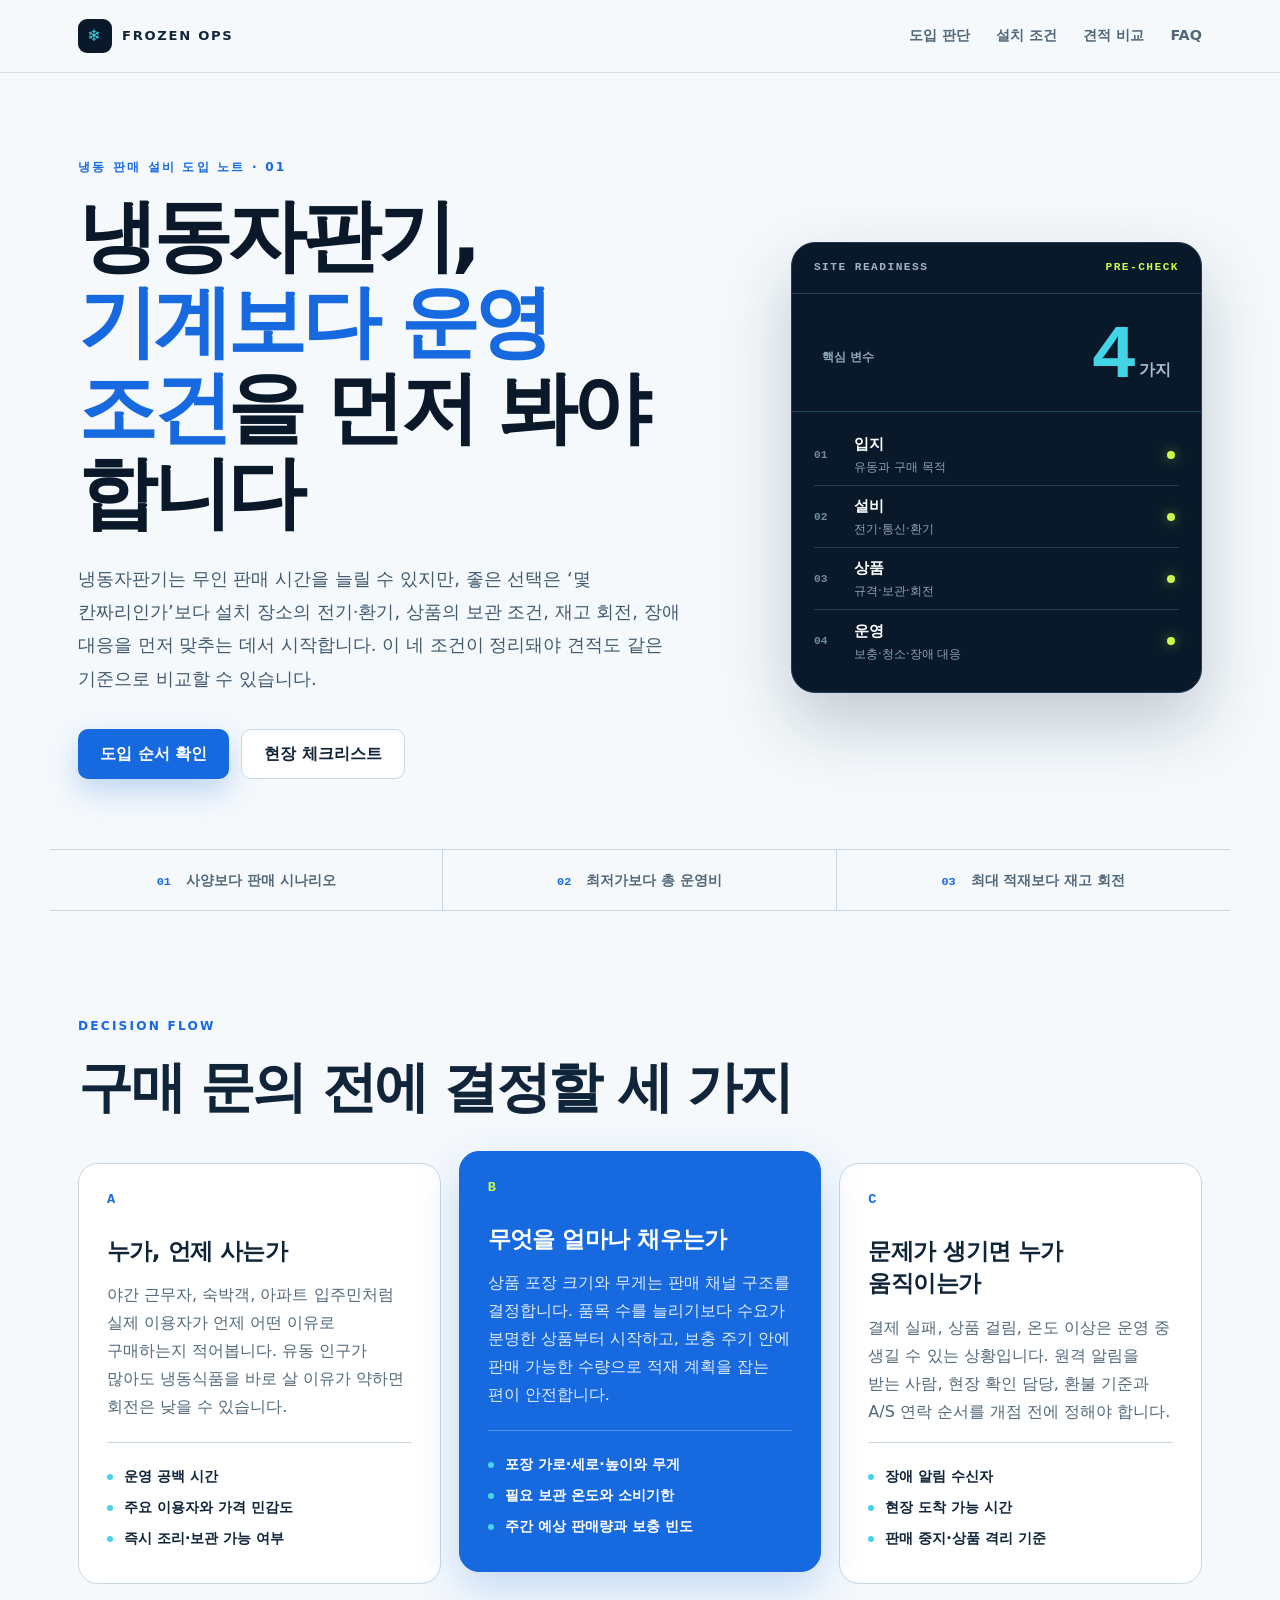
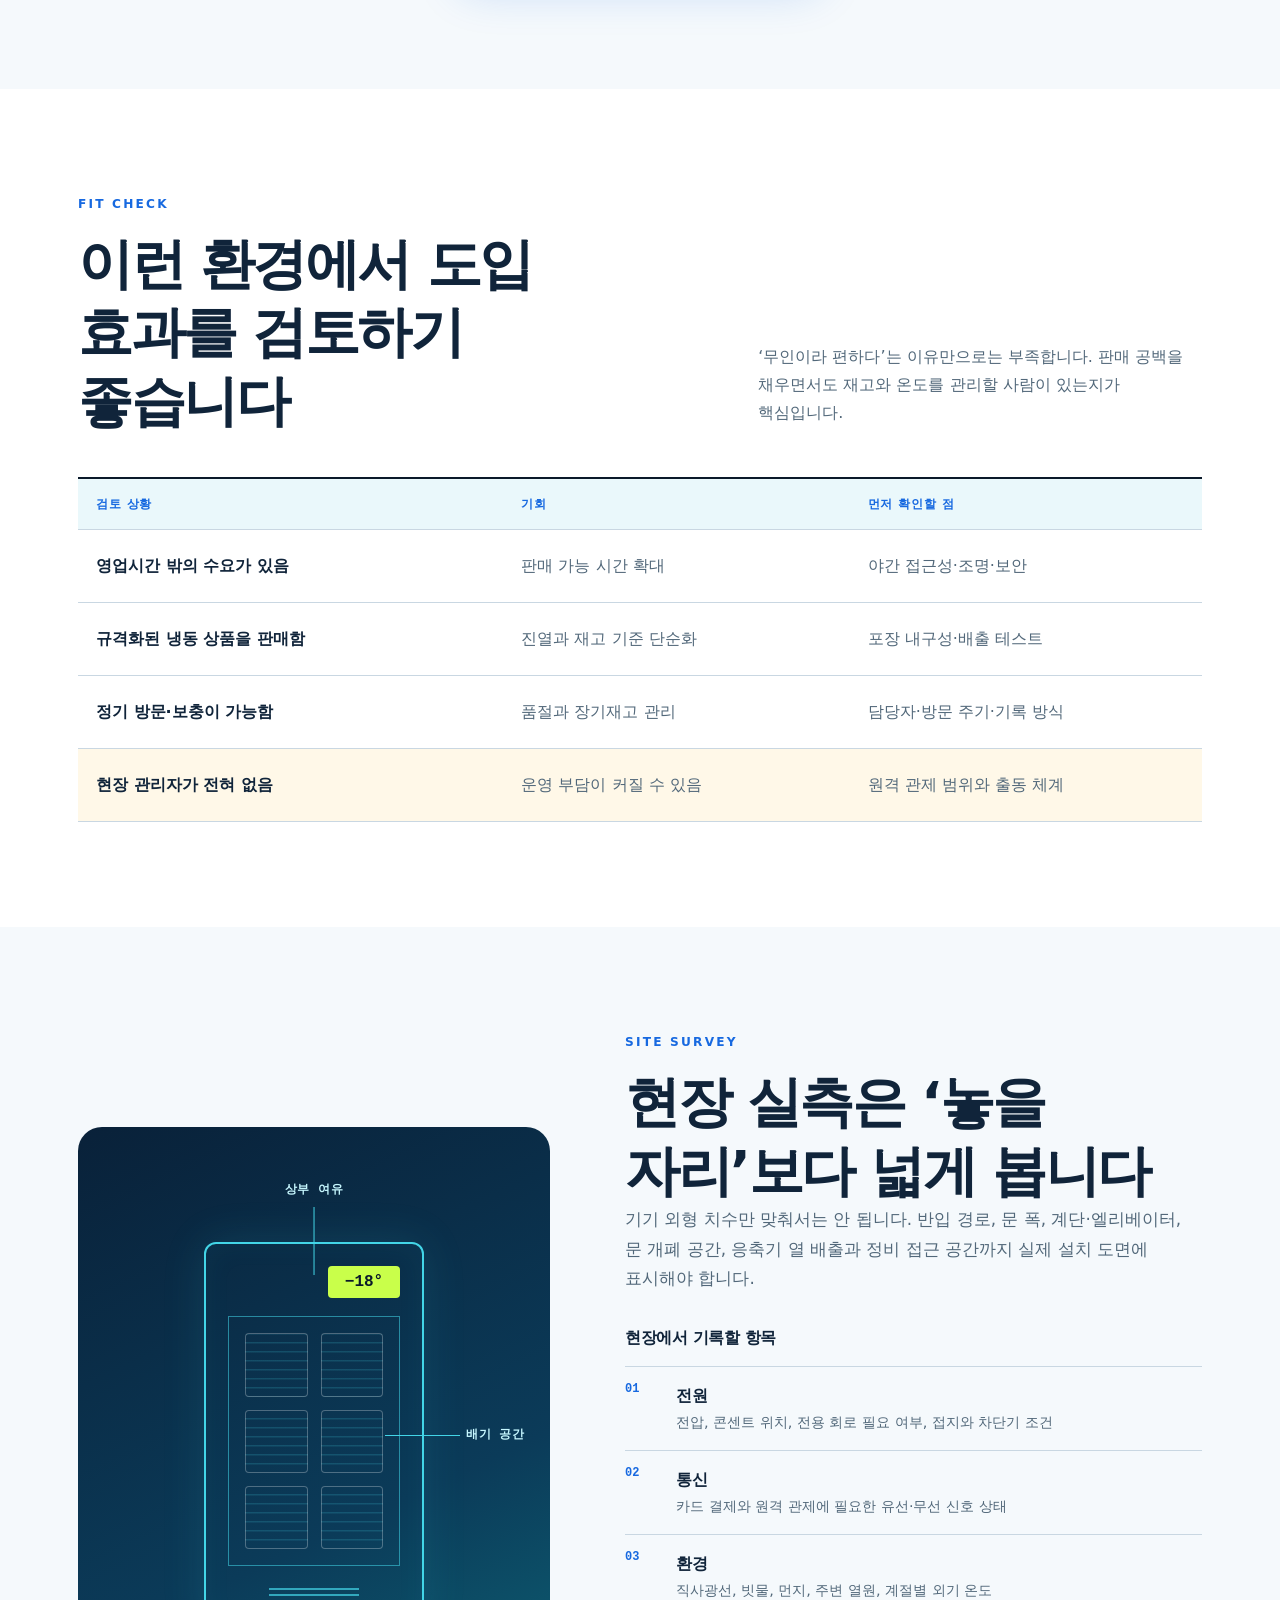
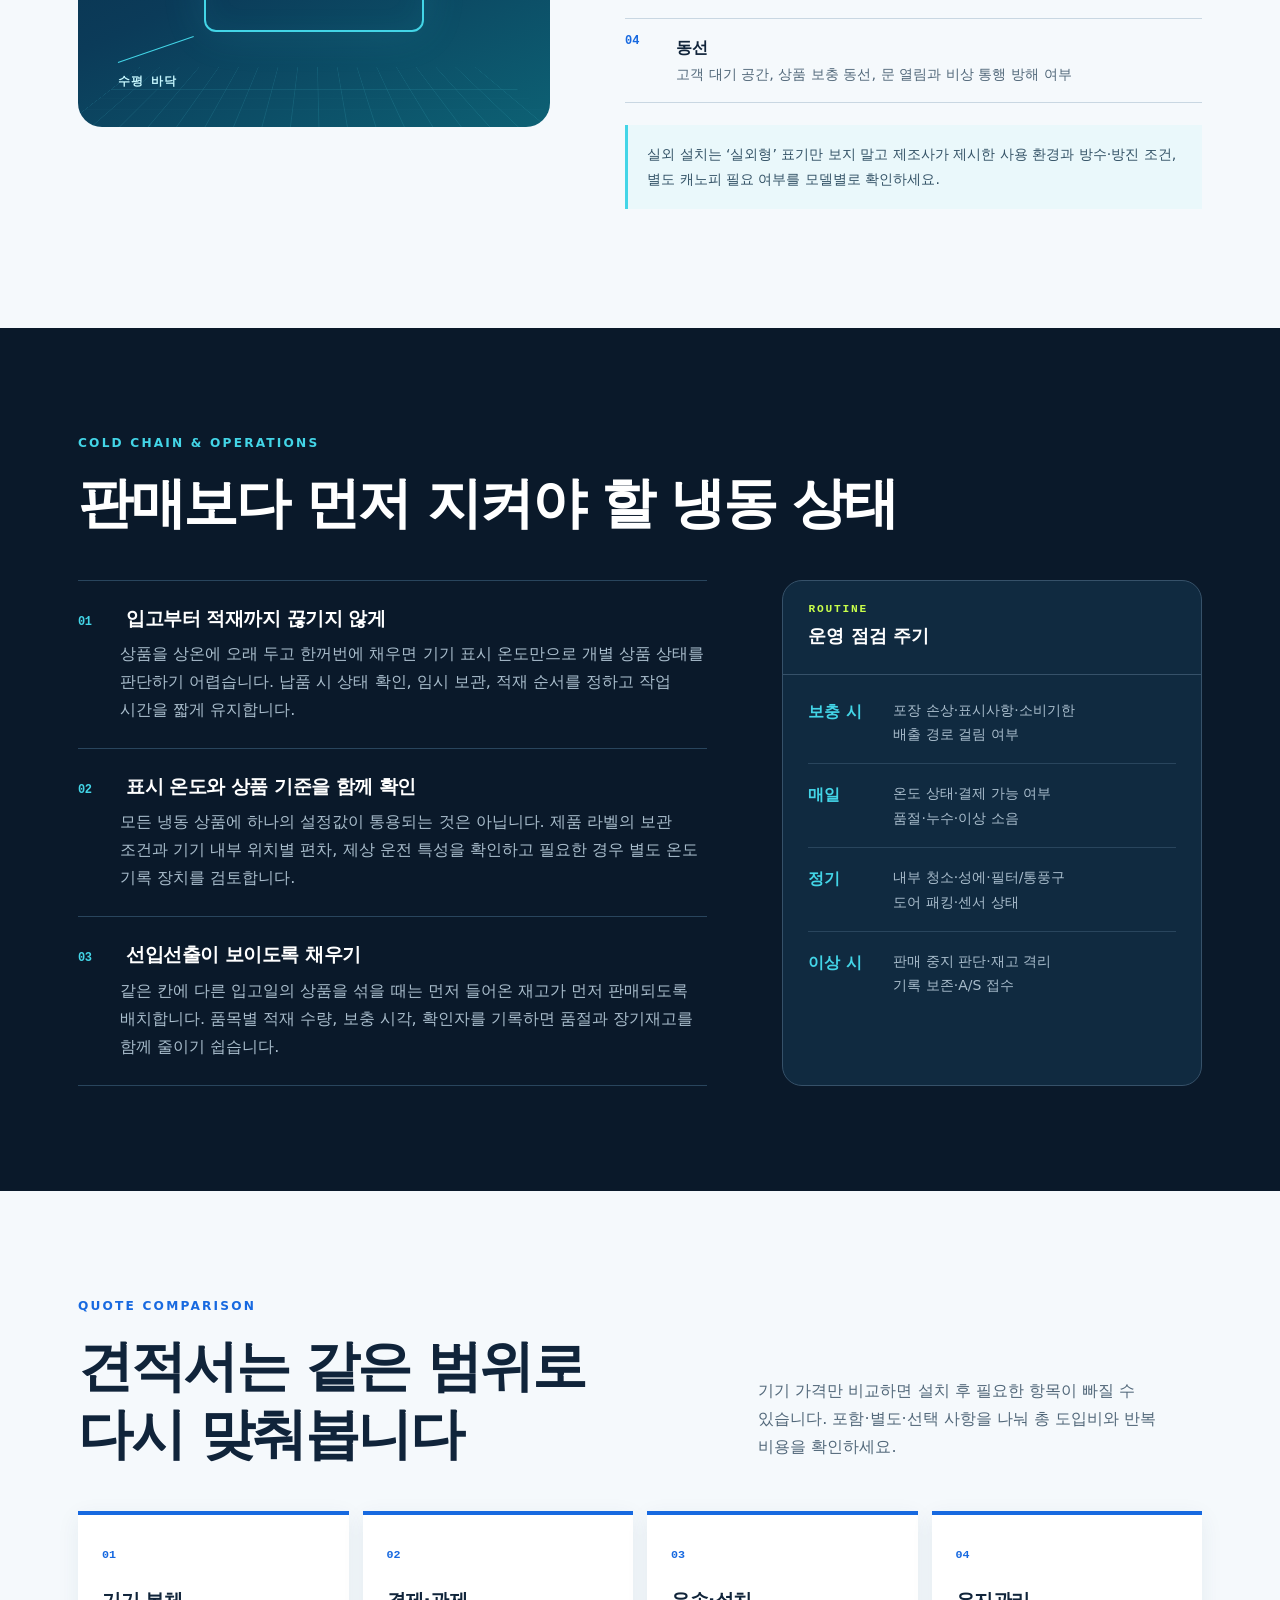
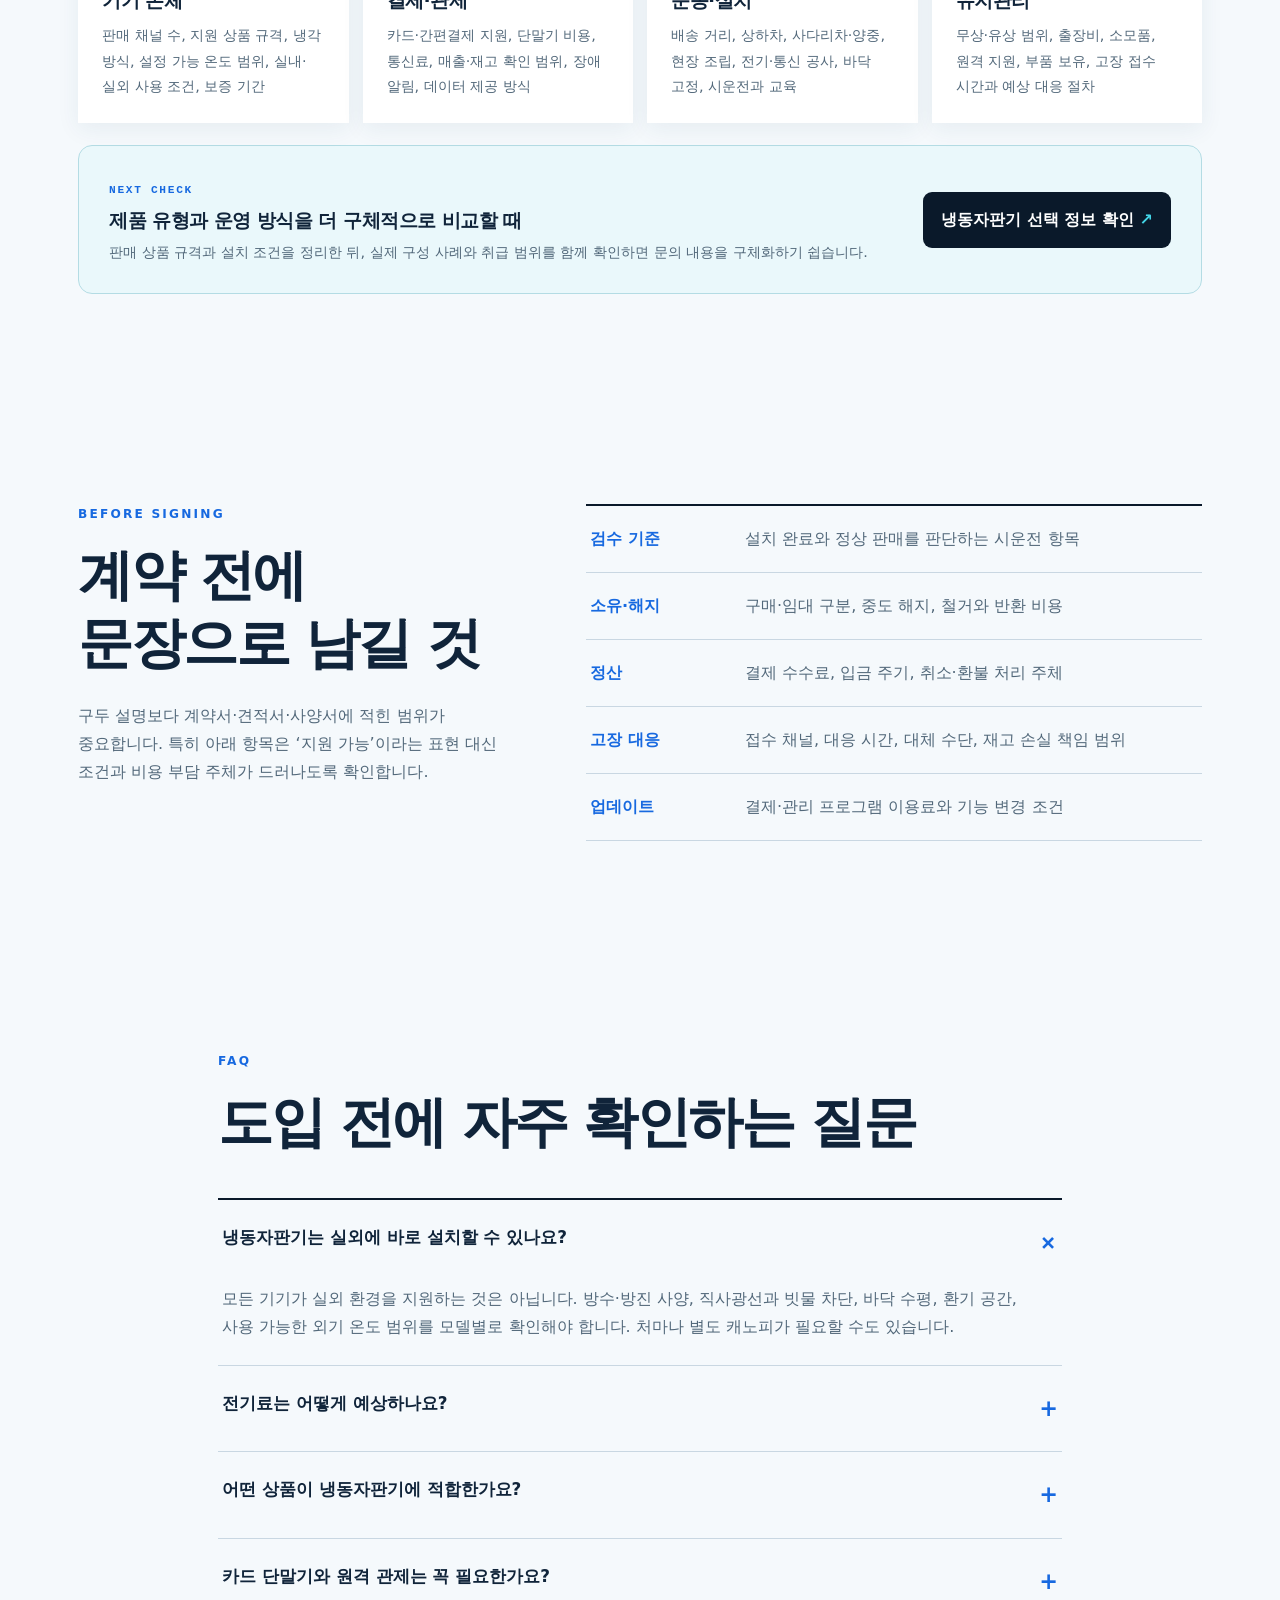
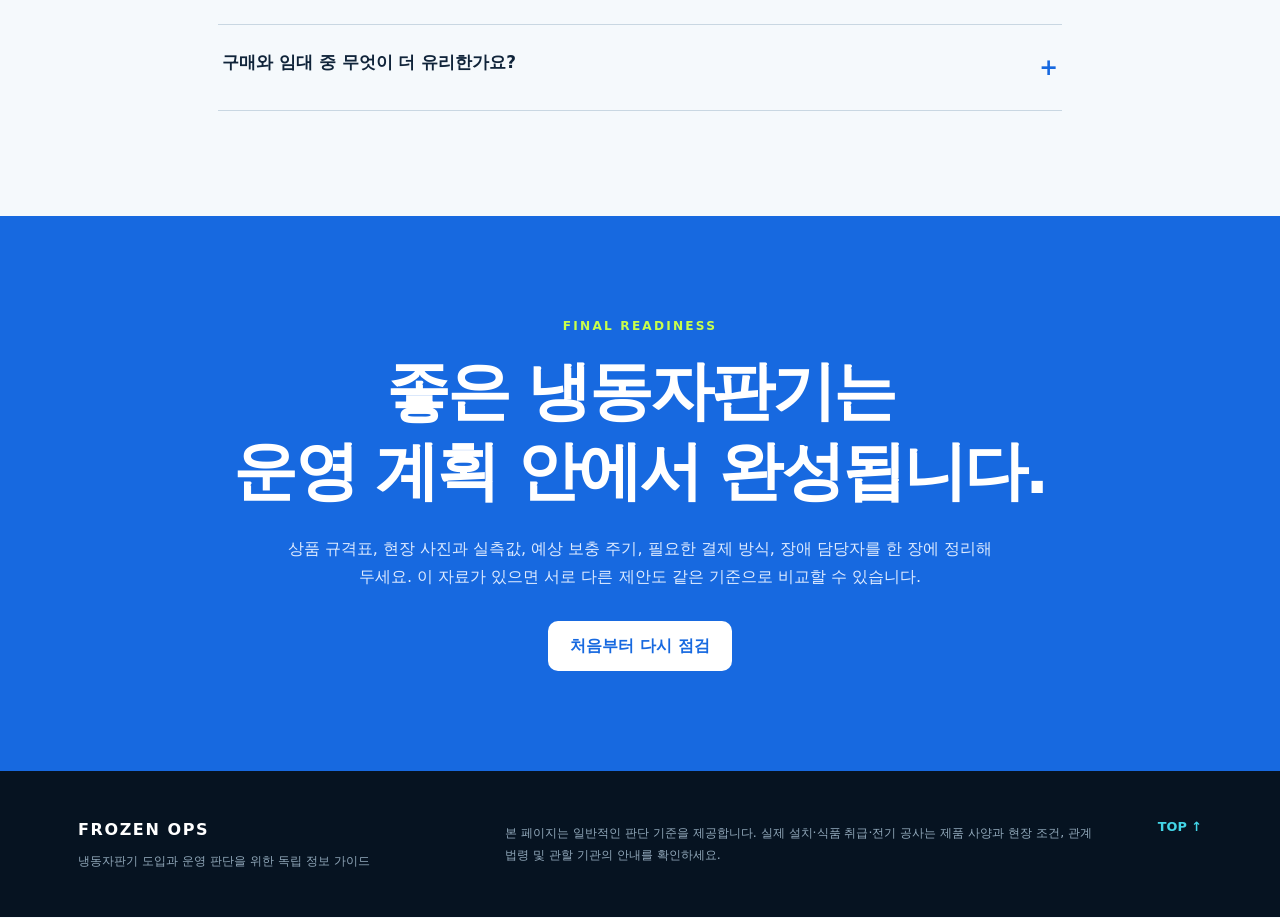
<file: index.html>
<!doctype html>
<html lang="ko">
<head>
  <meta charset="utf-8">
  <meta name="viewport" content="width=device-width, initial-scale=1">
  <title>냉동자판기 설치·운영 가이드 | 입지, 전기, 상품, 비용 확인</title>
  <meta name="description" content="냉동자판기 도입 전 확인할 입지, 전기 용량, 보관 온도, 상품 구성, 결제·통신, 유지관리와 견적 비교 기준을 실무 순서로 정리했습니다.">
  <meta name="robots" content="index, follow, max-image-preview:large">
  <link rel="canonical" href="https://frozen-vending-guide.github.io/">
  <link rel="icon" type="image/svg+xml" href="favicon.svg">
  <link rel="stylesheet" href="style.css">
  <meta property="og:type" content="website">
  <meta property="og:locale" content="ko_KR">
  <meta property="og:site_name" content="냉동자판기 운영 가이드">
  <meta property="og:title" content="냉동자판기 설치·운영 가이드">
  <meta property="og:description" content="입지와 전기부터 상품 회전, 결제, 위생, 유지관리까지 도입 전에 확인할 기준을 한곳에 정리했습니다.">
  <meta property="og:url" content="https://frozen-vending-guide.github.io/">
  <meta name="twitter:card" content="summary">
  <meta name="twitter:title" content="냉동자판기 설치·운영 가이드">
  <meta name="twitter:description" content="도입 전 체크할 입지, 전기, 상품 구성, 견적과 운영 기준을 실무 순서로 확인하세요.">
  <script type="application/ld+json">
  {
    "@context": "https://schema.org",
    "@graph": [
      {
        "@type": "WebSite",
        "@id": "https://frozen-vending-guide.github.io/#website",
        "url": "https://frozen-vending-guide.github.io/",
        "name": "냉동자판기 운영 가이드",
        "inLanguage": "ko-KR"
      },
      {
        "@type": "Article",
        "@id": "https://frozen-vending-guide.github.io/#article",
        "url": "https://frozen-vending-guide.github.io/",
        "headline": "냉동자판기 설치·운영 가이드",
        "description": "냉동자판기 도입 전 확인할 입지, 전기, 상품, 결제, 위생, 유지관리 기준",
        "inLanguage": "ko-KR",
        "isPartOf": {"@id": "https://frozen-vending-guide.github.io/#website"},
        "mainEntityOfPage": "https://frozen-vending-guide.github.io/"
      },
      {
        "@type": "FAQPage",
        "@id": "https://frozen-vending-guide.github.io/#faq",
        "mainEntity": [
          {
            "@type": "Question",
            "name": "냉동자판기는 실외에 바로 설치할 수 있나요?",
            "acceptedAnswer": {"@type": "Answer", "text": "모든 기기가 실외 환경을 지원하는 것은 아닙니다. 방수·방진 사양, 직사광선과 빗물 차단, 바닥 수평, 환기 공간, 사용 가능한 외기 온도 범위를 모델별로 확인해야 합니다."}
          },
          {
            "@type": "Question",
            "name": "전기료는 어떻게 예상하나요?",
            "acceptedAnswer": {"@type": "Answer", "text": "정격 소비전력만으로 월 전기료를 단정하기 어렵습니다. 압축기 운전 방식, 외기 온도, 문 열림 빈도, 설정 온도, 제상 운전과 설치 환경을 함께 반영해 공급사에 조건별 예상치를 요청하는 편이 안전합니다."}
          },
          {
            "@type": "Question",
            "name": "어떤 상품이 냉동자판기에 적합한가요?",
            "acceptedAnswer": {"@type": "Answer", "text": "기기의 설정 온도와 배출 방식에 맞고, 낙하나 이동 과정에서 포장이 손상되지 않으며, 소비자가 라벨의 보관·조리 정보를 확인하기 쉬운 상품이 적합합니다."}
          }
        ]
      }
    ]
  }
  </script>
</head>
<body>
  <a class="skip-link" href="#main">본문으로 바로가기</a>
  <header class="site-header">
    <div class="header-inner">
      <a class="brand" href="#top" aria-label="냉동자판기 운영 가이드 홈">
        <span class="brand-mark" aria-hidden="true">❄</span>
        <span>FROZEN OPS</span>
      </a>
      <nav aria-label="주요 메뉴">
        <a href="#fit">도입 판단</a>
        <a href="#site-check">설치 조건</a>
        <a href="#quote">견적 비교</a>
        <a href="#faq">FAQ</a>
      </nav>
    </div>
  </header>

  <main id="main">
    <section class="hero" id="top">
      <div class="hero-copy">
        <p class="eyebrow">냉동 판매 설비 도입 노트 · 01</p>
        <h1>냉동자판기,<br><span>기계보다 운영 조건</span>을 먼저 봐야 합니다</h1>
        <p class="lead">냉동자판기는 무인 판매 시간을 늘릴 수 있지만, 좋은 선택은 ‘몇 칸짜리인가’보다 설치 장소의 전기·환기, 상품의 보관 조건, 재고 회전, 장애 대응을 먼저 맞추는 데서 시작합니다. 이 네 조건이 정리돼야 견적도 같은 기준으로 비교할 수 있습니다.</p>
        <div class="hero-actions">
          <a class="button primary" href="#decision">도입 순서 확인</a>
          <a class="button ghost" href="#checklist">현장 체크리스트</a>
        </div>
      </div>
      <aside class="control-panel" aria-label="도입 전 핵심 상태판">
        <div class="panel-top">
          <span>SITE READINESS</span>
          <span class="panel-status">PRE-CHECK</span>
        </div>
        <div class="temperature">
          <span class="temp-label">핵심 변수</span>
          <strong>4</strong>
          <span class="temp-unit">가지</span>
        </div>
        <ul class="sensor-list">
          <li><span>01</span><div><b>입지</b><small>유동과 구매 목적</small></div><i aria-hidden="true"></i></li>
          <li><span>02</span><div><b>설비</b><small>전기·통신·환기</small></div><i aria-hidden="true"></i></li>
          <li><span>03</span><div><b>상품</b><small>규격·보관·회전</small></div><i aria-hidden="true"></i></li>
          <li><span>04</span><div><b>운영</b><small>보충·청소·장애 대응</small></div><i aria-hidden="true"></i></li>
        </ul>
      </aside>
    </section>

    <section class="signal-strip" aria-label="핵심 원칙">
      <p><span>01</span> 사양보다 판매 시나리오</p>
      <p><span>02</span> 최저가보다 총 운영비</p>
      <p><span>03</span> 최대 적재보다 재고 회전</p>
    </section>

    <section class="section intro" id="decision">
      <div class="section-heading">
        <p class="eyebrow">DECISION FLOW</p>
        <h2>구매 문의 전에 결정할 세 가지</h2>
      </div>
      <div class="decision-grid">
        <article class="decision-card">
          <span class="card-index">A</span>
          <h3>누가, 언제 사는가</h3>
          <p>야간 근무자, 숙박객, 아파트 입주민처럼 실제 이용자가 언제 어떤 이유로 구매하는지 적어봅니다. 유동 인구가 많아도 냉동식품을 바로 살 이유가 약하면 회전은 낮을 수 있습니다.</p>
          <ul>
            <li>운영 공백 시간</li>
            <li>주요 이용자와 가격 민감도</li>
            <li>즉시 조리·보관 가능 여부</li>
          </ul>
        </article>
        <article class="decision-card accent">
          <span class="card-index">B</span>
          <h3>무엇을 얼마나 채우는가</h3>
          <p>상품 포장 크기와 무게는 판매 채널 구조를 결정합니다. 품목 수를 늘리기보다 수요가 분명한 상품부터 시작하고, 보충 주기 안에 판매 가능한 수량으로 적재 계획을 잡는 편이 안전합니다.</p>
          <ul>
            <li>포장 가로·세로·높이와 무게</li>
            <li>필요 보관 온도와 소비기한</li>
            <li>주간 예상 판매량과 보충 빈도</li>
          </ul>
        </article>
        <article class="decision-card">
          <span class="card-index">C</span>
          <h3>문제가 생기면 누가 움직이는가</h3>
          <p>결제 실패, 상품 걸림, 온도 이상은 운영 중 생길 수 있는 상황입니다. 원격 알림을 받는 사람, 현장 확인 담당, 환불 기준과 A/S 연락 순서를 개점 전에 정해야 합니다.</p>
          <ul>
            <li>장애 알림 수신자</li>
            <li>현장 도착 가능 시간</li>
            <li>판매 중지·상품 격리 기준</li>
          </ul>
        </article>
      </div>
    </section>

    <section class="section fit-section" id="fit">
      <div class="section-heading split">
        <div>
          <p class="eyebrow">FIT CHECK</p>
          <h2>이런 환경에서 도입 효과를 검토하기 좋습니다</h2>
        </div>
        <p>‘무인이라 편하다’는 이유만으로는 부족합니다. 판매 공백을 채우면서도 재고와 온도를 관리할 사람이 있는지가 핵심입니다.</p>
      </div>
      <div class="fit-table" role="table" aria-label="도입 적합성 비교">
        <div class="fit-row fit-head" role="row">
          <span role="columnheader">검토 상황</span><span role="columnheader">기회</span><span role="columnheader">먼저 확인할 점</span>
        </div>
        <div class="fit-row" role="row">
          <b role="cell">영업시간 밖의 수요가 있음</b><span role="cell">판매 가능 시간 확대</span><span role="cell">야간 접근성·조명·보안</span>
        </div>
        <div class="fit-row" role="row">
          <b role="cell">규격화된 냉동 상품을 판매함</b><span role="cell">진열과 재고 기준 단순화</span><span role="cell">포장 내구성·배출 테스트</span>
        </div>
        <div class="fit-row" role="row">
          <b role="cell">정기 방문·보충이 가능함</b><span role="cell">품절과 장기재고 관리</span><span role="cell">담당자·방문 주기·기록 방식</span>
        </div>
        <div class="fit-row caution" role="row">
          <b role="cell">현장 관리자가 전혀 없음</b><span role="cell">운영 부담이 커질 수 있음</span><span role="cell">원격 관제 범위와 출동 체계</span>
        </div>
      </div>
    </section>

    <section class="section site-section" id="site-check">
      <div class="site-visual" aria-hidden="true">
        <div class="floor-grid"></div>
        <div class="machine-outline">
          <div class="machine-display">−18°</div>
          <div class="machine-window"><i></i><i></i><i></i><i></i><i></i><i></i></div>
          <div class="machine-vent"></div>
        </div>
        <span class="measure measure-top">상부 여유</span>
        <span class="measure measure-side">배기 공간</span>
        <span class="measure measure-base">수평 바닥</span>
      </div>
      <div class="site-copy">
        <p class="eyebrow">SITE SURVEY</p>
        <h2>현장 실측은 ‘놓을 자리’보다 넓게 봅니다</h2>
        <p>기기 외형 치수만 맞춰서는 안 됩니다. 반입 경로, 문 폭, 계단·엘리베이터, 문 개폐 공간, 응축기 열 배출과 정비 접근 공간까지 실제 설치 도면에 표시해야 합니다.</p>
        <div class="check-block" id="checklist">
          <h3>현장에서 기록할 항목</h3>
          <ul class="check-list">
            <li><span>01</span><div><b>전원</b><p>전압, 콘센트 위치, 전용 회로 필요 여부, 접지와 차단기 조건</p></div></li>
            <li><span>02</span><div><b>통신</b><p>카드 결제와 원격 관제에 필요한 유선·무선 신호 상태</p></div></li>
            <li><span>03</span><div><b>환경</b><p>직사광선, 빗물, 먼지, 주변 열원, 계절별 외기 온도</p></div></li>
            <li><span>04</span><div><b>동선</b><p>고객 대기 공간, 상품 보충 동선, 문 열림과 비상 통행 방해 여부</p></div></li>
          </ul>
        </div>
        <p class="note">실외 설치는 ‘실외형’ 표기만 보지 말고 제조사가 제시한 사용 환경과 방수·방진 조건, 별도 캐노피 필요 여부를 모델별로 확인하세요.</p>
      </div>
    </section>

    <section class="section operations">
      <div class="section-heading">
        <p class="eyebrow">COLD CHAIN & OPERATIONS</p>
        <h2>판매보다 먼저 지켜야 할 냉동 상태</h2>
      </div>
      <div class="ops-layout">
        <div class="ops-main">
          <article>
            <h3><span>01</span> 입고부터 적재까지 끊기지 않게</h3>
            <p>상품을 상온에 오래 두고 한꺼번에 채우면 기기 표시 온도만으로 개별 상품 상태를 판단하기 어렵습니다. 납품 시 상태 확인, 임시 보관, 적재 순서를 정하고 작업 시간을 짧게 유지합니다.</p>
          </article>
          <article>
            <h3><span>02</span> 표시 온도와 상품 기준을 함께 확인</h3>
            <p>모든 냉동 상품에 하나의 설정값이 통용되는 것은 아닙니다. 제품 라벨의 보관 조건과 기기 내부 위치별 편차, 제상 운전 특성을 확인하고 필요한 경우 별도 온도 기록 장치를 검토합니다.</p>
          </article>
          <article>
            <h3><span>03</span> 선입선출이 보이도록 채우기</h3>
            <p>같은 칸에 다른 입고일의 상품을 섞을 때는 먼저 들어온 재고가 먼저 판매되도록 배치합니다. 품목별 적재 수량, 보충 시각, 확인자를 기록하면 품절과 장기재고를 함께 줄이기 쉽습니다.</p>
          </article>
        </div>
        <aside class="routine-card">
          <div class="routine-title"><span>ROUTINE</span><b>운영 점검 주기</b></div>
          <dl>
            <div><dt>보충 시</dt><dd>포장 손상·표시사항·소비기한<br>배출 경로 걸림 여부</dd></div>
            <div><dt>매일</dt><dd>온도 상태·결제 가능 여부<br>품절·누수·이상 소음</dd></div>
            <div><dt>정기</dt><dd>내부 청소·성에·필터/통풍구<br>도어 패킹·센서 상태</dd></div>
            <div><dt>이상 시</dt><dd>판매 중지 판단·재고 격리<br>기록 보존·A/S 접수</dd></div>
          </dl>
        </aside>
      </div>
    </section>

    <section class="section quote-section" id="quote">
      <div class="section-heading split">
        <div>
          <p class="eyebrow">QUOTE COMPARISON</p>
          <h2>견적서는 같은 범위로 다시 맞춰봅니다</h2>
        </div>
        <p>기기 가격만 비교하면 설치 후 필요한 항목이 빠질 수 있습니다. 포함·별도·선택 사항을 나눠 총 도입비와 반복 비용을 확인하세요.</p>
      </div>
      <div class="quote-grid">
        <article>
          <span>01</span><h3>기기 본체</h3>
          <p>판매 채널 수, 지원 상품 규격, 냉각 방식, 설정 가능 온도 범위, 실내·실외 사용 조건, 보증 기간</p>
        </article>
        <article>
          <span>02</span><h3>결제·관제</h3>
          <p>카드·간편결제 지원, 단말기 비용, 통신료, 매출·재고 확인 범위, 장애 알림, 데이터 제공 방식</p>
        </article>
        <article>
          <span>03</span><h3>운송·설치</h3>
          <p>배송 거리, 상하차, 사다리차·양중, 현장 조립, 전기·통신 공사, 바닥 고정, 시운전과 교육</p>
        </article>
        <article>
          <span>04</span><h3>유지관리</h3>
          <p>무상·유상 범위, 출장비, 소모품, 원격 지원, 부품 보유, 고장 접수 시간과 예상 대응 절차</p>
        </article>
      </div>
      <div class="link-note">
        <div>
          <span class="link-label">NEXT CHECK</span>
          <h3>제품 유형과 운영 방식을 더 구체적으로 비교할 때</h3>
          <p>판매 상품 규격과 설치 조건을 정리한 뒤, 실제 구성 사례와 취급 범위를 함께 확인하면 문의 내용을 구체화하기 쉽습니다.</p>
        </div>
        <a href="https://japangi-market.vercel.app">냉동자판기 선택 정보 확인 <span aria-hidden="true">↗</span></a>
      </div>
    </section>

    <section class="section contract-section">
      <div class="contract-copy">
        <p class="eyebrow">BEFORE SIGNING</p>
        <h2>계약 전에 문장으로 남길 것</h2>
        <p>구두 설명보다 계약서·견적서·사양서에 적힌 범위가 중요합니다. 특히 아래 항목은 ‘지원 가능’이라는 표현 대신 조건과 비용 부담 주체가 드러나도록 확인합니다.</p>
      </div>
      <ol class="contract-list">
        <li><b>검수 기준</b><span>설치 완료와 정상 판매를 판단하는 시운전 항목</span></li>
        <li><b>소유·해지</b><span>구매·임대 구분, 중도 해지, 철거와 반환 비용</span></li>
        <li><b>정산</b><span>결제 수수료, 입금 주기, 취소·환불 처리 주체</span></li>
        <li><b>고장 대응</b><span>접수 채널, 대응 시간, 대체 수단, 재고 손실 책임 범위</span></li>
        <li><b>업데이트</b><span>결제·관리 프로그램 이용료와 기능 변경 조건</span></li>
      </ol>
    </section>

    <section class="section faq-section" id="faq">
      <div class="section-heading">
        <p class="eyebrow">FAQ</p>
        <h2>도입 전에 자주 확인하는 질문</h2>
      </div>
      <div class="faq-list">
        <details open>
          <summary>냉동자판기는 실외에 바로 설치할 수 있나요?<span>+</span></summary>
          <p>모든 기기가 실외 환경을 지원하는 것은 아닙니다. 방수·방진 사양, 직사광선과 빗물 차단, 바닥 수평, 환기 공간, 사용 가능한 외기 온도 범위를 모델별로 확인해야 합니다. 처마나 별도 캐노피가 필요할 수도 있습니다.</p>
        </details>
        <details>
          <summary>전기료는 어떻게 예상하나요?<span>+</span></summary>
          <p>정격 소비전력만으로 월 전기료를 단정하기 어렵습니다. 압축기 운전 방식, 외기 온도, 문 열림 빈도, 설정 온도, 제상 운전과 설치 환경을 함께 반영해 공급사에 조건별 예상치를 요청하고 실제 운영 후 계량값으로 보정하는 편이 안전합니다.</p>
        </details>
        <details>
          <summary>어떤 상품이 냉동자판기에 적합한가요?<span>+</span></summary>
          <p>기기의 설정 온도와 배출 방식에 맞고, 낙하나 이동 과정에서 포장이 손상되지 않으며, 소비자가 라벨의 보관·조리 정보를 확인하기 쉬운 상품이 적합합니다. 구매 전 샘플로 배출 시험을 반복해 걸림과 파손 여부를 확인하세요.</p>
        </details>
        <details>
          <summary>카드 단말기와 원격 관제는 꼭 필요한가요?<span>+</span></summary>
          <p>필수 여부는 현장에 따라 다르지만, 무인 운영에서는 결제 접근성과 장애 확인에 직접 영향을 줍니다. 지원 결제수단, 통신 장애 시 동작, 재고·온도 확인 범위, 월 이용료와 데이터 소유·반출 조건을 함께 비교하세요.</p>
        </details>
        <details>
          <summary>구매와 임대 중 무엇이 더 유리한가요?<span>+</span></summary>
          <p>운영 기간, 초기 예산, 유지보수 포함 범위에 따라 달라집니다. 구매는 자산 소유와 장기 사용 측면을, 임대는 초기 부담과 서비스 포함 범위를 중심으로 보되, 총 납부액·중도 해지·철거·소유권 이전 조건을 같은 기간 기준으로 비교해야 합니다.</p>
        </details>
      </div>
    </section>

    <section class="final-call">
      <p class="eyebrow">FINAL READINESS</p>
      <h2>좋은 냉동자판기는<br>운영 계획 안에서 완성됩니다.</h2>
      <p>상품 규격표, 현장 사진과 실측값, 예상 보충 주기, 필요한 결제 방식, 장애 담당자를 한 장에 정리해 두세요. 이 자료가 있으면 서로 다른 제안도 같은 기준으로 비교할 수 있습니다.</p>
      <a class="button light" href="#top">처음부터 다시 점검</a>
    </section>
  </main>

  <footer>
    <div class="footer-inner">
      <div><b>FROZEN OPS</b><p>냉동자판기 도입과 운영 판단을 위한 독립 정보 가이드</p></div>
      <p>본 페이지는 일반적인 판단 기준을 제공합니다. 실제 설치·식품 취급·전기 공사는 제품 사양과 현장 조건, 관계 법령 및 관할 기관의 안내를 확인하세요.</p>
      <a href="#top">TOP ↑</a>
    </div>
  </footer>
</body>
</html>
</file>
<file: style.css>
:root {
  --ink: #10243a;
  --navy: #0a192a;
  --blue: #1769e0;
  --ice: #43d5e7;
  --pale: #eaf8fb;
  --line: #c9d7e2;
  --muted: #52687a;
  --white: #fff;
  --signal: #c9ff4a;
  --paper: #f5f9fc;
  --radius: 20px;
  --max: 1180px;
}

* { box-sizing: border-box; }
html { scroll-behavior: smooth; }
body { margin: 0; background: var(--paper); color: var(--ink); font-family: "Pretendard", "Noto Sans KR", "Apple SD Gothic Neo", system-ui, sans-serif; font-size: 16px; line-height: 1.75; word-break: keep-all; }
a { color: inherit; }
.skip-link { position: fixed; z-index: 100; left: 16px; top: -60px; background: var(--signal); color: var(--navy); padding: 10px 16px; font-weight: 800; }
.skip-link:focus { top: 12px; }
.site-header { position: sticky; top: 0; z-index: 20; background: rgba(245,249,252,.92); border-bottom: 1px solid rgba(16,36,58,.12); backdrop-filter: blur(12px); }
.header-inner { max-width: var(--max); height: 72px; margin: 0 auto; padding: 0 28px; display: flex; align-items: center; justify-content: space-between; }
.brand { display: inline-flex; align-items: center; gap: 10px; text-decoration: none; font-size: .82rem; font-weight: 900; letter-spacing: .13em; }
.brand-mark { display: grid; place-items: center; width: 34px; height: 34px; border-radius: 9px; background: var(--navy); color: var(--ice); font-size: 1rem; }
nav { display: flex; gap: 26px; }
nav a { text-decoration: none; color: var(--muted); font-size: .9rem; font-weight: 700; }
nav a:hover, nav a:focus { color: var(--blue); }

.hero { max-width: var(--max); min-height: 650px; margin: 0 auto; padding: 84px 28px 70px; display: grid; grid-template-columns: 1.22fr .78fr; gap: 70px; align-items: center; }
.eyebrow { margin: 0 0 15px; color: var(--blue); font-size: .76rem; font-weight: 900; letter-spacing: .18em; }
h1, h2, h3, p { margin-top: 0; }
h1 { margin-bottom: 26px; color: var(--navy); font-size: clamp(2.8rem, 6.2vw, 5.25rem); line-height: 1.08; letter-spacing: -.055em; }
h1 span { color: var(--blue); }
.lead { max-width: 700px; color: #405970; font-size: 1.12rem; line-height: 1.85; }
.hero-actions { display: flex; flex-wrap: wrap; gap: 12px; margin-top: 34px; }
.button { display: inline-flex; align-items: center; justify-content: center; min-height: 50px; padding: 0 22px; border-radius: 10px; text-decoration: none; font-weight: 800; }
.button.primary { background: var(--blue); color: var(--white); box-shadow: 0 12px 30px rgba(23,105,224,.25); }
.button.ghost { border: 1px solid var(--line); background: var(--white); }
.button:focus-visible, a:focus-visible, summary:focus-visible { outline: 3px solid var(--signal); outline-offset: 3px; }

.control-panel { overflow: hidden; border: 1px solid #203c56; border-radius: 24px; background: var(--navy); color: var(--white); box-shadow: 0 30px 70px rgba(9,31,51,.22); }
.panel-top { display: flex; justify-content: space-between; padding: 18px 22px; border-bottom: 1px solid #25445e; color: #9eb6c9; font: 700 .7rem/1.2 ui-monospace, monospace; letter-spacing: .13em; }
.panel-status { color: var(--signal); }
.temperature { padding: 30px 30px 22px; display: grid; grid-template-columns: 1fr auto auto; align-items: end; border-bottom: 1px solid #25445e; }
.temp-label { align-self: center; color: #8ea8bb; font-size: .78rem; font-weight: 700; }
.temperature strong { font: 700 4.8rem/.85 ui-monospace, monospace; color: var(--ice); letter-spacing: -.08em; }
.temp-unit { padding: 0 0 5px 8px; color: #a9becd; font-weight: 700; }
.sensor-list { margin: 0; padding: 12px 22px 20px; list-style: none; }
.sensor-list li { display: grid; grid-template-columns: 28px 1fr 12px; gap: 12px; align-items: center; min-height: 62px; border-bottom: 1px solid #203c56; }
.sensor-list li:last-child { border-bottom: 0; }
.sensor-list li > span { color: #6e8ba0; font: 700 .7rem ui-monospace, monospace; }
.sensor-list b, .sensor-list small { display: block; }
.sensor-list b { font-size: .94rem; }
.sensor-list small { color: #89a3b7; font-size: .75rem; }
.sensor-list i { width: 8px; height: 8px; border-radius: 50%; background: var(--signal); box-shadow: 0 0 12px rgba(201,255,74,.5); }

.signal-strip { display: grid; grid-template-columns: repeat(3, 1fr); max-width: var(--max); margin: 0 auto; border: solid var(--line); border-width: 1px 0; }
.signal-strip p { margin: 0; padding: 18px 26px; color: var(--muted); font-size: .88rem; font-weight: 700; text-align: center; border-right: 1px solid var(--line); }
.signal-strip p:last-child { border-right: 0; }
.signal-strip span { margin-right: 10px; color: var(--blue); font: 800 .74rem ui-monospace, monospace; }

.section { max-width: var(--max); margin: 0 auto; padding: 105px 28px; }
.section-heading { margin-bottom: 42px; }
.section-heading.split { display: grid; grid-template-columns: 1.15fr .85fr; gap: 80px; align-items: end; }
.section-heading.split > p { margin-bottom: 8px; color: var(--muted); }
h2 { margin-bottom: 0; font-size: clamp(2rem, 4.4vw, 3.45rem); line-height: 1.24; letter-spacing: -.045em; }
h3 { line-height: 1.4; letter-spacing: -.025em; }
.decision-grid { display: grid; grid-template-columns: repeat(3, 1fr); gap: 18px; }
.decision-card { min-height: 410px; padding: 28px; border: 1px solid var(--line); border-radius: var(--radius); background: var(--white); display: flex; flex-direction: column; }
.decision-card.accent { background: var(--blue); border-color: var(--blue); color: var(--white); transform: translateY(-12px); box-shadow: 0 18px 45px rgba(23,105,224,.22); }
.card-index { color: var(--blue); font: 900 .85rem ui-monospace, monospace; }
.accent .card-index { color: var(--signal); }
.decision-card h3 { margin: 28px 0 14px; font-size: 1.45rem; }
.decision-card p { color: var(--muted); }
.accent p { color: #deebff; }
.decision-card ul { margin: auto 0 0; padding: 18px 0 0; border-top: 1px solid var(--line); list-style: none; }
.accent ul { border-color: rgba(255,255,255,.25); }
.decision-card li { position: relative; padding: 3px 0 3px 17px; font-size: .9rem; font-weight: 700; }
.decision-card li::before { content: ""; position: absolute; left: 0; top: 13px; width: 6px; height: 6px; border-radius: 50%; background: var(--ice); }

.fit-section { max-width: none; padding-left: max(28px, calc((100% - 1124px)/2)); padding-right: max(28px, calc((100% - 1124px)/2)); background: var(--white); }
.fit-table { border-top: 2px solid var(--navy); }
.fit-row { display: grid; grid-template-columns: 1.25fr 1fr 1fr; gap: 30px; padding: 22px 18px; border-bottom: 1px solid var(--line); align-items: center; }
.fit-row span { color: var(--muted); }
.fit-head { padding-top: 14px; padding-bottom: 14px; background: var(--pale); color: var(--blue); font-size: .78rem; font-weight: 900; letter-spacing: .06em; }
.fit-head span { color: var(--blue); }
.fit-row.caution { background: #fff8e8; }

.site-section { display: grid; grid-template-columns: .9fr 1.1fr; gap: 75px; align-items: center; }
.site-visual { position: relative; min-height: 600px; overflow: hidden; border-radius: 24px; background: linear-gradient(155deg, #092139 0%, #0b3b59 64%, #0d6174 100%); }
.floor-grid { position: absolute; left: -10%; right: -10%; bottom: -4%; height: 43%; opacity: .35; background-image: linear-gradient(rgba(67,213,231,.35) 1px, transparent 1px), linear-gradient(90deg, rgba(67,213,231,.35) 1px, transparent 1px); background-size: 32px 32px; transform: perspective(350px) rotateX(58deg); transform-origin: bottom; }
.machine-outline { position: absolute; left: 50%; bottom: 95px; width: 220px; height: 390px; padding: 22px; transform: translateX(-50%); border: 2px solid var(--ice); border-radius: 12px; box-shadow: 0 0 45px rgba(67,213,231,.12), inset 0 0 30px rgba(67,213,231,.05); }
.machine-display { width: 72px; margin-left: auto; padding: 7px; background: var(--signal); color: var(--navy); font: 900 1rem ui-monospace, monospace; text-align: center; border-radius: 4px; }
.machine-window { margin-top: 18px; padding: 16px; height: 250px; border: 1px solid rgba(67,213,231,.55); display: grid; grid-template-columns: repeat(2, 1fr); gap: 13px; }
.machine-window i { border: 1px solid rgba(255,255,255,.28); border-radius: 4px; background: repeating-linear-gradient(0deg, transparent 0 7px, rgba(67,213,231,.18) 8px 9px); }
.machine-vent { width: 90px; height: 8px; margin: 22px auto 0; border: solid rgba(67,213,231,.7); border-width: 2px 0; }
.measure { position: absolute; color: #c7f8ff; font: 700 .72rem ui-monospace, monospace; letter-spacing: .07em; }
.measure::before { content: ""; position: absolute; background: var(--ice); }
.measure-top { top: 55px; left: 50%; transform: translateX(-50%); }
.measure-top::before { width: 1px; height: 68px; left: 50%; top: 25px; }
.measure-side { right: 25px; top: 50%; }
.measure-side::before { width: 75px; height: 1px; right: 110%; top: 50%; }
.measure-base { bottom: 38px; left: 40px; }
.measure-base::before { width: 80px; height: 1px; left: 0; bottom: 26px; transform: rotate(-19deg); transform-origin: left; }
.site-copy > p:not(.eyebrow):not(.note) { color: var(--muted); font-size: 1.05rem; }
.check-block { margin-top: 34px; }
.check-block h3 { font-size: 1rem; }
.check-list { margin: 0; padding: 0; list-style: none; border-top: 1px solid var(--line); }
.check-list li { display: grid; grid-template-columns: 36px 1fr; gap: 15px; padding: 15px 0; border-bottom: 1px solid var(--line); }
.check-list span { color: var(--blue); font: 800 .75rem ui-monospace, monospace; }
.check-list b, .check-list p { display: block; margin: 0; }
.check-list p { color: var(--muted); font-size: .9rem; }
.note { margin-top: 22px; padding: 17px 19px; border-left: 3px solid var(--ice); background: var(--pale); color: #345367; font-size: .88rem; }

.operations { max-width: none; padding-left: max(28px, calc((100% - 1124px)/2)); padding-right: max(28px, calc((100% - 1124px)/2)); background: var(--navy); color: var(--white); }
.operations .eyebrow { color: var(--ice); }
.ops-layout { display: grid; grid-template-columns: 1.2fr .8fr; gap: 75px; }
.ops-main article { padding: 24px 0; border-top: 1px solid #29455d; }
.ops-main article:last-child { border-bottom: 1px solid #29455d; }
.ops-main h3 { margin-bottom: 9px; font-size: 1.18rem; }
.ops-main h3 span { display: inline-block; width: 42px; color: var(--ice); font: 800 .75rem ui-monospace, monospace; }
.ops-main p { margin: 0 0 0 42px; color: #a9bdcc; }
.routine-card { border: 1px solid #365169; border-radius: var(--radius); background: #102a40; }
.routine-title { padding: 22px 25px; border-bottom: 1px solid #365169; }
.routine-title span, .routine-title b { display: block; }
.routine-title span { color: var(--signal); font: 800 .7rem ui-monospace, monospace; letter-spacing: .16em; }
.routine-title b { margin-top: 5px; font-size: 1.15rem; }
.routine-card dl { margin: 0; padding: 6px 25px 18px; }
.routine-card dl div { display: grid; grid-template-columns: 70px 1fr; gap: 15px; padding: 17px 0; border-bottom: 1px solid #29455d; }
.routine-card dl div:last-child { border-bottom: 0; }
.routine-card dt { color: var(--ice); font-weight: 800; }
.routine-card dd { margin: 0; color: #a9bdcc; font-size: .87rem; }

.quote-grid { display: grid; grid-template-columns: repeat(4, 1fr); gap: 14px; }
.quote-grid article { padding: 24px; border-top: 4px solid var(--blue); background: var(--white); box-shadow: 0 6px 22px rgba(30,68,93,.07); }
.quote-grid span { color: var(--blue); font: 900 .73rem ui-monospace, monospace; }
.quote-grid h3 { margin: 20px 0 10px; font-size: 1.18rem; }
.quote-grid p { margin: 0; color: var(--muted); font-size: .9rem; }
.link-note { margin-top: 22px; padding: 28px 30px; display: grid; grid-template-columns: 1fr auto; gap: 35px; align-items: center; border: 1px solid #b4dce4; border-radius: 14px; background: var(--pale); }
.link-label { color: var(--blue); font: 900 .7rem ui-monospace, monospace; letter-spacing: .15em; }
.link-note h3 { margin: 6px 0; }
.link-note p { margin: 0; color: var(--muted); font-size: .9rem; }
.link-note a { padding: 14px 18px; border-radius: 9px; background: var(--navy); color: var(--white); text-decoration: none; font-weight: 800; white-space: nowrap; }
.link-note a span { color: var(--ice); }

.contract-section { display: grid; grid-template-columns: .82fr 1.18fr; gap: 80px; }
.contract-copy > p:last-child { margin-top: 24px; color: var(--muted); }
.contract-list { margin: 0; padding: 0; list-style: none; counter-reset: contract; border-top: 2px solid var(--navy); }
.contract-list li { display: grid; grid-template-columns: 130px 1fr; gap: 25px; padding: 19px 4px; border-bottom: 1px solid var(--line); }
.contract-list b { color: var(--blue); }
.contract-list span { color: var(--muted); }

.faq-section { max-width: 900px; }
.faq-list { border-top: 2px solid var(--navy); }
details { border-bottom: 1px solid var(--line); }
summary { padding: 23px 4px; display: grid; grid-template-columns: 1fr auto; gap: 18px; cursor: pointer; font-size: 1.05rem; font-weight: 800; list-style: none; }
summary::-webkit-details-marker { display: none; }
summary span { color: var(--blue); font-size: 1.4rem; transition: transform .2s; }
details[open] summary span { transform: rotate(45deg); }
details p { margin: 0; padding: 0 42px 24px 4px; color: var(--muted); }

.final-call { padding: 100px 28px; background: var(--blue); color: var(--white); text-align: center; }
.final-call .eyebrow { color: var(--signal); }
.final-call h2 { font-size: clamp(2.4rem, 5vw, 4.4rem); }
.final-call > p:not(.eyebrow) { max-width: 720px; margin: 24px auto 30px; color: #deebff; }
.button.light { background: var(--white); color: var(--blue); }
footer { background: #061321; color: #91a8ba; }
.footer-inner { max-width: var(--max); margin: 0 auto; padding: 45px 28px; display: grid; grid-template-columns: 1fr 1.6fr auto; gap: 50px; align-items: start; }
.footer-inner b { color: var(--white); letter-spacing: .1em; }
.footer-inner p { margin: 6px 0 0; font-size: .78rem; }
.footer-inner a { color: var(--ice); font-size: .8rem; font-weight: 900; text-decoration: none; }

@media (max-width: 900px) {
  nav { display: none; }
  .hero { grid-template-columns: 1fr; gap: 45px; padding-top: 58px; }
  .control-panel { max-width: 520px; width: 100%; }
  .section-heading.split, .site-section, .ops-layout, .contract-section { grid-template-columns: 1fr; gap: 42px; }
  .decision-grid { grid-template-columns: 1fr; }
  .decision-card { min-height: auto; }
  .decision-card.accent { transform: none; }
  .quote-grid { grid-template-columns: 1fr 1fr; }
  .site-visual { min-height: 520px; }
  .footer-inner { grid-template-columns: 1fr; gap: 20px; }
}

@media (max-width: 620px) {
  body { font-size: 16px; line-height: 1.68; }
  .header-inner { height: 62px; padding: 0 18px; }
  .hero, .section { padding-left: 18px; padding-right: 18px; }
  .hero { min-height: 0; padding-top: 46px; padding-bottom: 52px; }
  h1 { font-size: 2.62rem; }
  .lead { font-size: 1rem; }
  .signal-strip { grid-template-columns: 1fr; margin: 0 18px; }
  .signal-strip p { border-right: 0; border-bottom: 1px solid var(--line); text-align: left; }
  .signal-strip p:last-child { border-bottom: 0; }
  .section { padding-top: 76px; padding-bottom: 76px; }
  .temperature strong { font-size: 4rem; }
  .fit-row { grid-template-columns: 1fr; gap: 5px; padding: 18px 8px; }
  .fit-head { display: none; }
  .fit-row span { font-size: .9rem; }
  .fit-row span:last-child::before { content: "확인: "; color: var(--blue); font-weight: 800; }
  .site-visual { min-height: 470px; }
  .machine-outline { width: 190px; height: 350px; bottom: 74px; }
  .machine-window { height: 218px; }
  .measure-side { right: 14px; }
  .ops-main p { margin-left: 0; }
  .quote-grid { grid-template-columns: 1fr; }
  .link-note { grid-template-columns: 1fr; }
  .link-note a { white-space: normal; text-align: center; }
  .contract-list li { grid-template-columns: 1fr; gap: 3px; }
  .final-call { padding: 80px 18px; }
}

@media (prefers-reduced-motion: reduce) {
  html { scroll-behavior: auto; }
  * { transition: none !important; }
}
</file>
